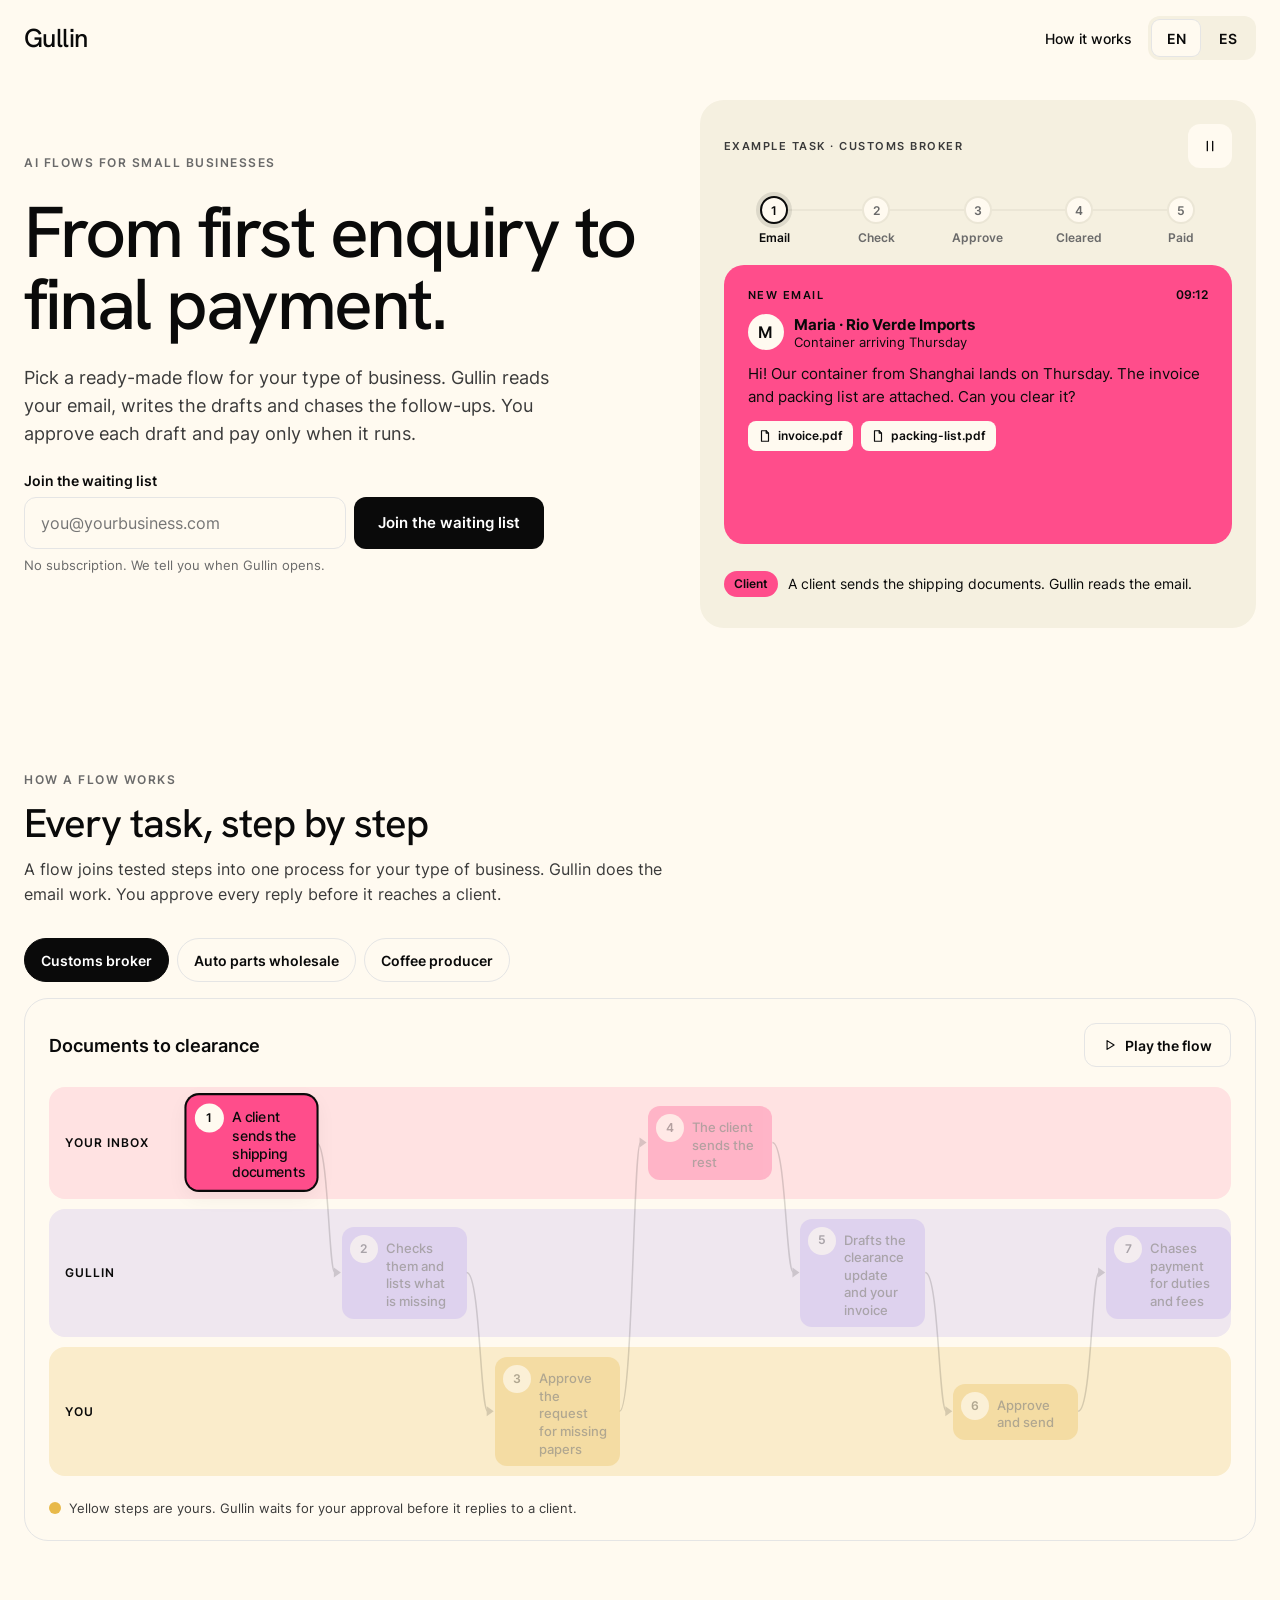
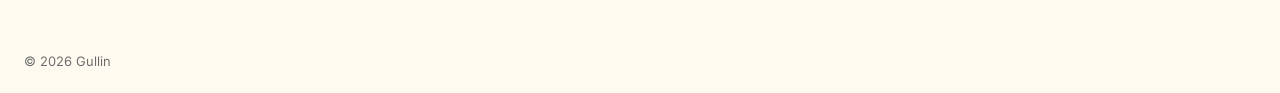
<file: index.html>
<!doctype html>
<html lang="en">
<head>
<meta charset="utf-8">
<meta name="viewport" content="width=device-width, initial-scale=1">
<title>Gullin: AI flows for small businesses</title>
<meta name="description" content="Pick a ready-made flow for your type of business. Gullin reads your email, writes the drafts and chases the follow-ups.">
<link rel="stylesheet" href="assets/css/fonts.css">
<link rel="stylesheet" href="assets/css/tokens.css">
<link rel="stylesheet" href="assets/css/clay-bundle.css">
<link rel="stylesheet" href="assets/css/site.css">
<script src="assets/js/site.js" defer></script>
<script src="assets/js/flow.js" defer></script>
</head>
<body>
<div class="page">

  <header class="wrap site-header">
    <a class="logo" href="#top">Gullin</a>
    <span class="spacer"></span>
    <a class="nav-link" href="#how" data-i18n="navHow">How it works</a>
    <div class="lang" role="radiogroup" aria-label="Language" data-i18n-attr="aria-label:langLabel">
      <button type="button" role="radio" aria-checked="true" data-lang="en">EN</button>
      <button type="button" role="radio" aria-checked="false" data-lang="es" tabindex="-1">ES</button>
    </div>
  </header>

  <main id="top">
    <section class="wrap hero">
      <div class="hero-copy">
        <span class="clay-eyebrow" data-i18n="eyebrow">AI flows for small businesses</span>
        <h1 class="clay-display-xl" data-i18n="title">From first enquiry to final payment.</h1>
        <p class="clay-body-md lede" data-i18n="sub">Pick a ready-made flow for your type of business. Gullin reads your email, writes the drafts and chases the follow-ups. You approve each draft and pay only when it runs.</p>

        <form class="waitlist" id="waitlist" novalidate>
          <label for="wl-email" data-i18n="label">Join the waiting list</label>
          <div class="row">
            <input id="wl-email" name="email" type="email" autocomplete="email" placeholder="you@yourbusiness.com" data-i18n-attr="placeholder:placeholder" aria-invalid="false" aria-describedby="wl-help">
            <button type="submit" data-i18n="button">Join the waiting list</button>
          </div>
          <input type="checkbox" name="botcheck" class="botcheck" tabindex="-1" autocomplete="off" aria-hidden="true">
          <span class="help" id="wl-help" data-i18n="note">No subscription. We tell you when Gullin opens.</span>
        </form>

        <div class="thanks" id="waitlist-thanks" role="status" hidden>
          <span class="tick" aria-hidden="true"><svg width="16" height="16" viewBox="0 0 24 24" fill="none" stroke="currentColor" stroke-width="3" stroke-linecap="round" stroke-linejoin="round"><path d="M5 12.5l4.5 4.5L19 7.5"></path></svg></span>
          <span class="text"><strong data-i18n="thanks">Thank you. You are on the list.</strong><span class="sub" data-i18n="thanksSub">We send you an email when Gullin opens.</span></span>
        </div>
      </div>

      <!-- Live example task: filled and driven by flow.js -->
      <section class="demo" id="demo" aria-labelledby="demo-title">
        <div class="demo-head">
          <span class="tag" id="demo-title" data-f="demoTag">Example task · Customs broker</span>
          <span class="spacer"></span>
          <button type="button" class="icon-btn" id="demo-toggle" aria-label="Pause">
            <svg class="i-pause" width="16" height="16" viewBox="0 0 24 24" fill="none" stroke="currentColor" stroke-width="2" stroke-linecap="round" aria-hidden="true"><path d="M8 5v14M16 5v14"></path></svg>
            <svg class="i-play" width="16" height="16" viewBox="0 0 24 24" fill="none" stroke="currentColor" stroke-width="2" stroke-linejoin="round" aria-hidden="true"><path d="M7 4.5v15l12-7.5z"></path></svg>
            <svg class="i-replay" width="16" height="16" viewBox="0 0 24 24" fill="none" stroke="currentColor" stroke-width="2" stroke-linecap="round" stroke-linejoin="round" aria-hidden="true"><path d="M4 12a8 8 0 1 0 2.4-5.7M4 4v4h4"></path></svg>
          </button>
        </div>

        <ol class="stepper" id="demo-steps"></ol>

        <div class="stage" id="demo-stage">
          <!-- 1 · email -->
          <article class="panel panel-email" data-step="0">
            <span class="panel-head"><span class="tag" data-f="s0tag">New email</span><span class="spacer"></span><span class="time">09:12</span></span>
            <span class="from"><span class="avatar" aria-hidden="true">M</span><span class="who"><strong>Maria · Rio Verde Imports</strong><span data-f="subject">Container arriving Thursday</span></span></span>
            <p class="panel-body" data-f="enquiry">Hi! Our container from Shanghai lands on Thursday. The invoice and packing list are attached. Can you clear it?</p>
            <span class="attachments">
              <span class="file"><svg width="14" height="14" viewBox="0 0 24 24" fill="none" stroke="currentColor" stroke-width="2" stroke-linecap="round" stroke-linejoin="round" aria-hidden="true"><path d="M14 3H6v18h12V7z"></path><path d="M14 3v4h4"></path></svg><span data-f="file1">invoice.pdf</span></span>
              <span class="file"><svg width="14" height="14" viewBox="0 0 24 24" fill="none" stroke="currentColor" stroke-width="2" stroke-linecap="round" stroke-linejoin="round" aria-hidden="true"><path d="M14 3H6v18h12V7z"></path><path d="M14 3v4h4"></path></svg><span data-f="file2">packing-list.pdf</span></span>
            </span>
          </article>

          <!-- 2 · Gullin writes -->
          <article class="panel panel-draft" data-step="1">
            <span class="panel-head"><svg width="16" height="16" viewBox="0 0 24 24" fill="none" stroke="currentColor" stroke-width="1.75" stroke-linejoin="round" aria-hidden="true"><path d="M12 3l1.8 5.2L19 10l-5.2 1.8L12 17l-1.8-5.2L5 10l5.2-1.8z"></path></svg><span class="tag" data-f="s1tag">Gullin writes</span></span>
            <strong class="panel-title" data-f="s1title">Request for the missing papers</strong>
            <p class="panel-body typing"><span id="demo-typed"></span><span class="caret" aria-hidden="true"></span></p>
          </article>

          <!-- 3 · you approve -->
          <article class="panel panel-approve" data-step="2">
            <span class="panel-head"><span class="tag" data-f="s2tag">You approve</span><span class="spacer"></span><span class="your-turn" data-f="yourTurn">Your turn</span></span>
            <strong class="panel-title" data-f="s2title">Send the request to Maria?</strong>
            <label class="sr-only" for="demo-draft" data-f="draftLabel">Draft reply</label>
            <textarea id="demo-draft" class="draft" rows="4" readonly></textarea>
            <span class="actions">
              <button type="button" class="btn btn-dark" id="demo-approve" data-f="approve">Approve</button>
              <button type="button" class="btn btn-line" id="demo-edit" data-f="edit">Edit</button>
            </span>
          </article>

          <!-- 4 · invoice -->
          <article class="panel panel-invoice" data-step="3">
            <span class="panel-head"><span class="tag" data-f="s3tag">Shipment cleared</span><span class="spacer"></span><span class="time">#0042</span></span>
            <span class="invoice-row"><span data-f="invoiceLine">Rio Verde Imports · Customs clearance</span><strong>$620</strong></span>
            <span class="invoice-meta" data-f="invoiceDue">Invoice due in 14 days</span>
            <span class="sent-line"><svg width="16" height="16" viewBox="0 0 24 24" fill="none" stroke="currentColor" stroke-width="2" stroke-linecap="round" stroke-linejoin="round" aria-hidden="true"><path d="M4 12l16-8-6 16-3-7z"></path></svg><span data-f="invoiceSent">Update and invoice sent to maria@rioverde.example</span></span>
          </article>

          <!-- 5 · paid -->
          <article class="panel panel-paid" data-step="4">
            <span class="paid-tick" aria-hidden="true"><svg width="22" height="22" viewBox="0 0 24 24" fill="none" stroke="currentColor" stroke-width="3" stroke-linecap="round" stroke-linejoin="round"><path d="M5 12.5l4.5 4.5L19 7.5"></path></svg></span>
            <span class="tag" data-f="s4tag">Invoice paid</span>
            <strong class="paid-amount">$620</strong>
            <span data-f="s4body">Rio Verde Imports paid. The shipment is done.</span>
          </article>
        </div>

        <p class="caption" id="demo-caption" aria-live="polite"><span class="actor" id="demo-actor"></span><span id="demo-caption-text"></span></p>
      </section>
    </section>

    <!-- How a flow works: swimlane diagram, filled by flow.js -->
    <section class="wrap how" id="how" aria-labelledby="how-title">
      <div class="how-intro">
        <span class="clay-eyebrow" data-i18n="howEyebrow">How a flow works</span>
        <h2 class="clay-display-md" id="how-title" data-i18n="howTitle">Every task, step by step</h2>
        <p class="clay-body-md" data-i18n="howSub">A flow joins tested steps into one process for your type of business. Gullin does the email work. You approve every reply before it reaches a client.</p>
      </div>

      <div class="tabs" role="tablist" id="flow-tabs" aria-label="Business type" data-i18n-attr="aria-label:tabsLabel"></div>

      <div class="flow-panel" role="tabpanel" id="flow-panel" tabindex="0">
        <div class="flow-head">
          <strong class="flow-name" id="flow-name"></strong>
          <span class="spacer"></span>
          <button type="button" class="btn btn-line" id="flow-play">
            <svg width="14" height="14" viewBox="0 0 24 24" fill="none" stroke="currentColor" stroke-width="2" stroke-linejoin="round" aria-hidden="true"><path d="M7 4.5v15l12-7.5z"></path></svg>
            <span data-i18n="playFlow">Play the flow</span>
          </button>
        </div>
        <div class="lanes-scroll">
          <div class="lanes" id="lanes">
            <svg class="links" id="links" aria-hidden="true"></svg>
          </div>
        </div>
        <p class="legend"><span class="legend-dot lane-you" aria-hidden="true"></span><span data-i18n="legend">Yellow steps are yours. Gullin waits for your approval before it replies to a client.</span></p>
      </div>
    </section>

  </main>

  <footer class="wrap site-footer">© 2026 Gullin</footer>
</div>
</body>
</html>
</file>
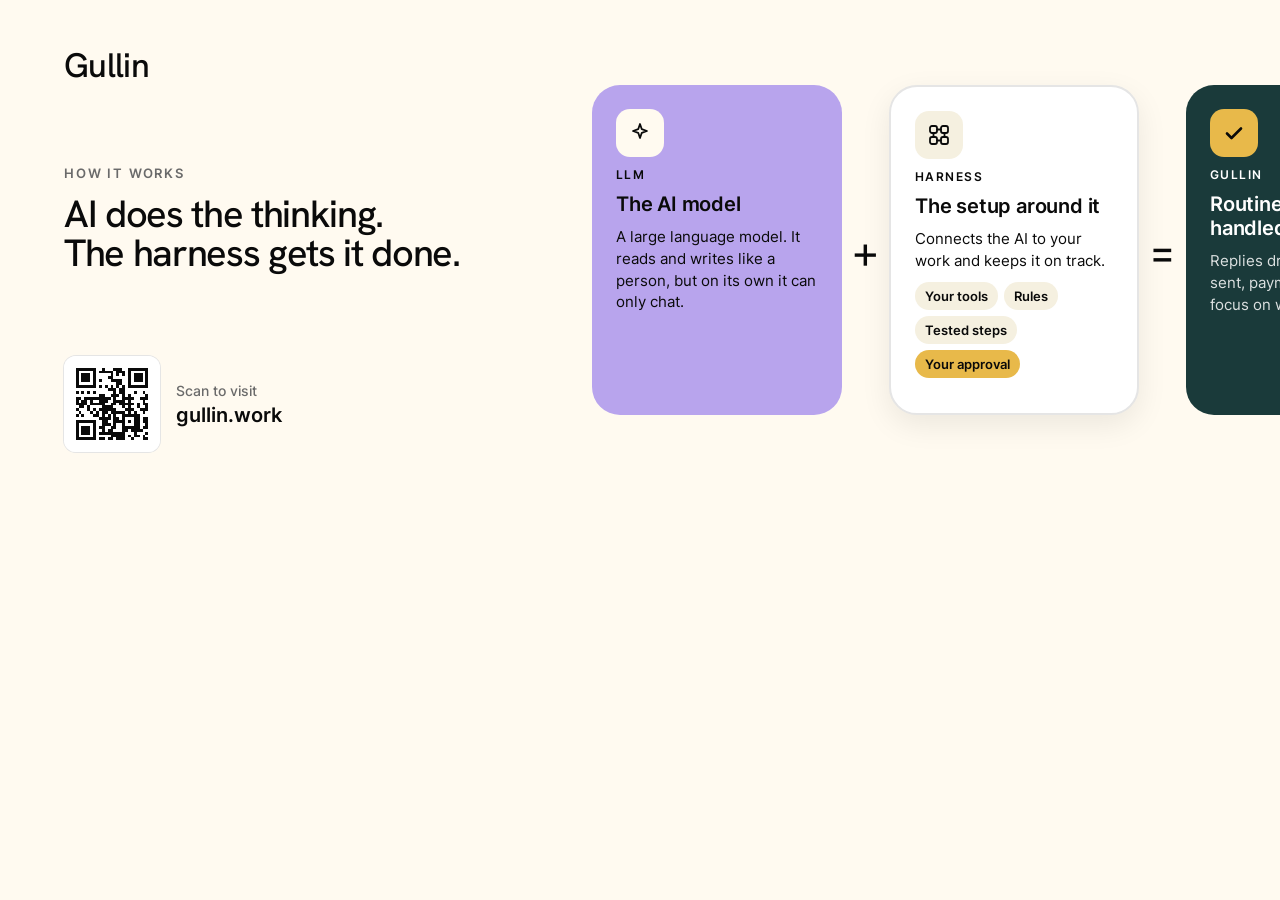
<file: marketing/banners/explainer.html>
<!doctype html>
<html lang="en">
<head>
<meta charset="utf-8">
<title>Gullin banner, LLM + harness explainer 1500×500</title>
<link rel="stylesheet" href="banner.css">
<style>
.banner{width:1500px;height:500px;padding:48px 64px;display:flex;align-items:center;gap:48px}
.copy{width:480px;height:100%;flex:none;display:flex;flex-direction:column;justify-content:space-between}
.wordmark{font-size:34px}
.eyebrow{display:block;margin-bottom:14px;font-size:13px;font-weight:600;letter-spacing:.14em;text-transform:uppercase;color:var(--clay-muted)}
.headline{font-size:38px;text-wrap:wrap}
html[lang="es"] .headline{font-size:35px}
.qr{width:96px;height:96px}
.qr-cap{font-size:14px}
.url{font-size:20px}

.eq{flex:1;display:flex;align-items:stretch;height:330px;justify-content:space-between}
.card{width:250px;padding:24px;gap:10px}
.tag{font-size:12px}
.icon{flex:none;display:grid;place-items:center;width:48px;height:48px;border-radius:14px;background:var(--clay-canvas);color:var(--clay-ink)}
.title{font-size:20px;font-weight:600;line-height:1.2;letter-spacing:-0.01em}
.body{margin:0;font-size:15px;line-height:1.45}
html[lang="es"] .body{font-size:14px}
.op{align-self:center;flex:none;font-family:var(--font-display);font-size:44px;font-weight:500;color:var(--clay-ink);width:40px;text-align:center}
.chips{display:flex;flex-wrap:wrap;gap:6px}
.pill{display:inline-flex;align-items:center;height:28px;padding:0 10px;border-radius:999px;background:var(--clay-surface-card);font-size:13px;font-weight:600}
.pill.you{background:var(--clay-ochre)}
.c-paid .icon{background:var(--clay-ochre)}
.c-paid .body{color:rgba(255,255,255,.85)}
</style>
</head>
<body>
<div class="banner">
  <div class="copy">
    <span class="wordmark">Gullin</span>
    <div>
      <span class="eyebrow" data-t="eyebrow">How it works</span>
      <h1 class="headline" data-t="headline">AI does the thinking.<br>The harness gets it done.</h1>
    </div>
    <div class="qr-row">
      <span class="qr"><img src="qr-gullin.svg" alt=""></span>
      <span class="qr-text"><span class="qr-cap" data-t="scan">Scan to visit</span><span class="url">gullin.work</span></span>
    </div>
  </div>

  <div class="eq">
    <div class="card c-draft">
      <span class="icon"><svg width="24" height="24" viewBox="0 0 24 24" fill="none" stroke="currentColor" stroke-width="1.8" stroke-linejoin="round"><path d="M12 3l1.8 5.2L19 10l-5.2 1.8L12 17l-1.8-5.2L5 10l5.2-1.8z"/></svg></span>
      <span class="tag">LLM</span>
      <span class="title" data-t="t1">The AI model</span>
      <p class="body" data-t="b1">A large language model. It reads and writes like a person, but on its own it can only chat.</p>
    </div>

    <span class="op">+</span>

    <div class="card c-approve">
      <span class="icon" style="background:var(--clay-surface-card)"><svg width="24" height="24" viewBox="0 0 24 24" fill="none" stroke="currentColor" stroke-width="1.8" stroke-linecap="round" stroke-linejoin="round"><rect x="3" y="3" width="7" height="7" rx="2"/><rect x="14" y="3" width="7" height="7" rx="2"/><rect x="3" y="14" width="7" height="7" rx="2"/><rect x="14" y="14" width="7" height="7" rx="2"/><path d="M10 6.5h4M6.5 10v4M17.5 10v4M10 17.5h4"/></svg></span>
      <span class="tag">Harness</span>
      <span class="title" data-t="t2">The setup around it</span>
      <p class="body" data-t="b2">Connects the AI to your work and keeps it on track.</p>
      <span class="chips"><span class="pill" data-t="p1">Your tools</span><span class="pill" data-t="p2">Rules</span><span class="pill" data-t="p3">Tested steps</span><span class="pill you" data-t="p4">Your approval</span></span>
    </div>

    <span class="op">=</span>

    <div class="card c-paid">
      <span class="icon"><svg width="24" height="24" viewBox="0 0 24 24" fill="none" stroke="currentColor" stroke-width="2.6" stroke-linecap="round" stroke-linejoin="round"><path d="M5 12.5l4.5 4.5L19 7.5"/></svg></span>
      <span class="tag">Gullin</span>
      <span class="title" data-t="t3">Routine work, handled</span>
      <p class="body" data-t="b3">Replies drafted, invoices sent, payments chased. You focus on what matters.</p>
    </div>
  </div>
</div>
<script>
window.BANNER_COPY = {
  en: {},
  es: {
    eyebrow: 'Cómo funciona',
    headline: 'La IA pone el razonamiento.<br>El harness hace el trabajo.',
    scan: 'Escanea para visitar',
    t1: 'El modelo de IA',
    b1: 'Un modelo de lenguaje grande. Lee y escribe como una persona, pero por sí solo solo puede conversar.',
    t2: 'Lo que la rodea',
    b2: 'Conecta la IA a tu trabajo y la mantiene en orden.',
    p1: 'Tus herramientas', p2: 'Reglas', p3: 'Pasos probados', p4: 'Tu aprobación',
    t3: 'Trabajo rutinario, resuelto',
    b3: 'Respuestas redactadas, facturas enviadas, cobros reclamados. Tú te centras en lo que importa.'
  }
};
</script>
<script src="banner-i18n.js"></script>
</body>
</html>
</file>
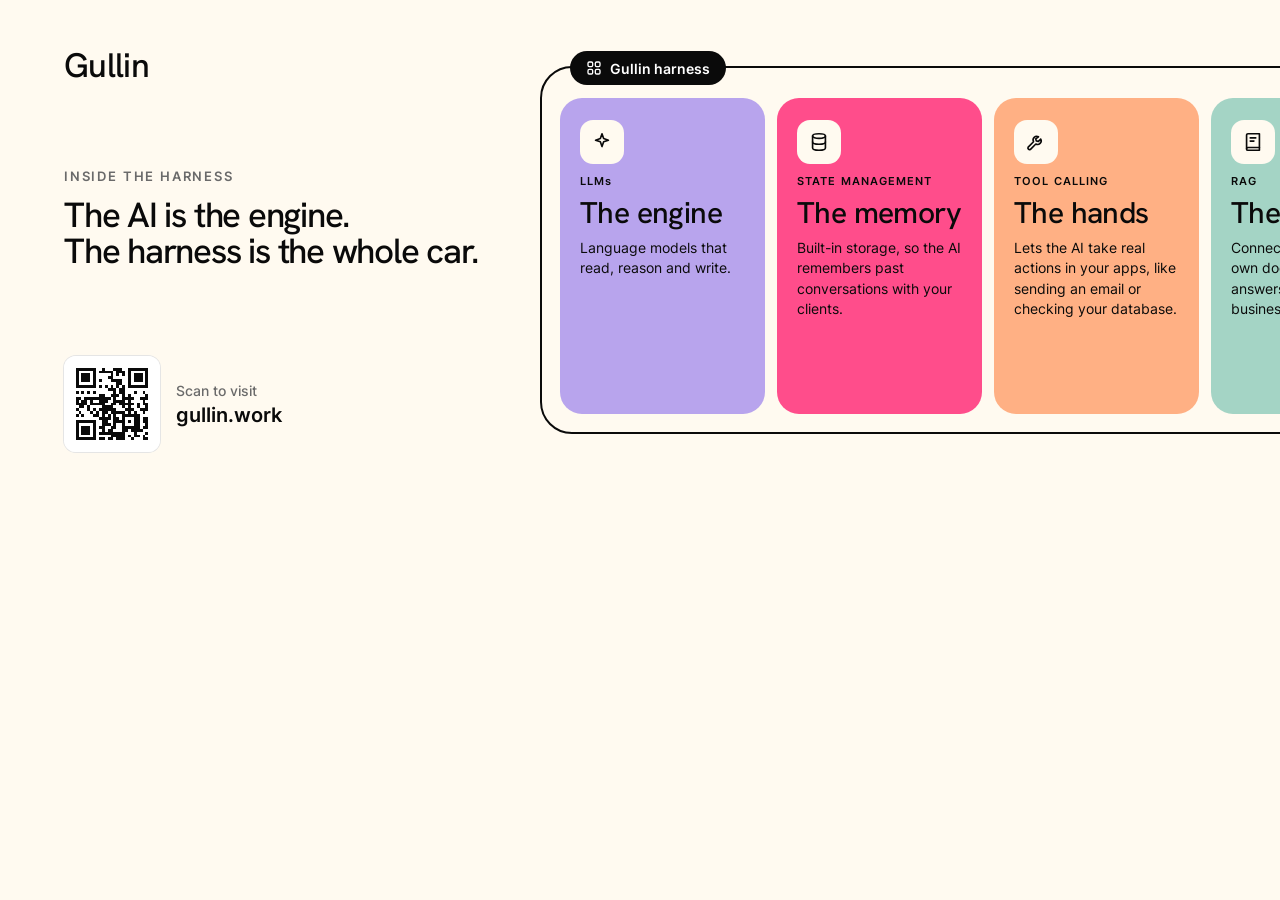
<file: marketing/banners/harness-parts.html>
<!doctype html>
<html lang="en">
<head>
<meta charset="utf-8">
<title>Gullin banner, the four parts of the harness 1500×500</title>
<link rel="stylesheet" href="banner.css">
<style>
.banner{width:1500px;height:500px;padding:48px 64px;display:flex;align-items:center;gap:36px}
.copy{width:440px;height:100%;flex:none;display:flex;flex-direction:column;justify-content:space-between}
.wordmark{font-size:34px}
.eyebrow{display:block;margin-bottom:14px;font-size:13px;font-weight:600;letter-spacing:.14em;text-transform:uppercase;color:var(--clay-muted)}
.headline{font-size:35px;text-wrap:wrap}
html[lang="es"] .headline{font-size:32px}
.qr{width:96px;height:96px}
.qr-cap{font-size:14px}
.url{font-size:20px}

/* The harness: one frame holding the four parts */
.harness{position:relative;flex:1;box-sizing:border-box;padding:30px 18px 18px;border:2px solid var(--clay-ink);border-radius:32px}
.harness-label{position:absolute;top:-17px;left:28px;display:inline-flex;align-items:center;gap:8px;height:34px;padding:0 16px;border-radius:999px;background:var(--clay-ink);color:#fff;font-size:14px;font-weight:600}
.parts{display:grid;grid-template-columns:repeat(4,1fr);gap:12px}
.card{min-height:316px;padding:22px 20px;gap:10px;border-radius:22px}
.icon{flex:none;display:grid;place-items:center;width:44px;height:44px;border-radius:13px;background:var(--clay-canvas);color:var(--clay-ink)}
.tag{font-size:11px;letter-spacing:.1em}
.title{font-family:var(--font-display);font-size:30px;font-weight:500;letter-spacing:-0.02em;line-height:1}
.body{margin:0;font-size:14px;line-height:1.45}
html[lang="es"] .body{font-size:13.5px}
.c-engine{background:var(--clay-lavender)}
.c-memory{background:var(--clay-pink)}
.c-hands{background:var(--clay-peach)}
.c-manual{background:var(--clay-mint)}
</style>
</head>
<body>
<div class="banner">
  <div class="copy">
    <span class="wordmark">Gullin</span>
    <div>
      <span class="eyebrow" data-t="eyebrow">Inside the harness</span>
      <h1 class="headline" data-t="headline">The AI is the engine.<br>The harness is the whole car.</h1>
    </div>
    <div class="qr-row">
      <span class="qr"><img src="qr-gullin.svg" alt=""></span>
      <span class="qr-text"><span class="qr-cap" data-t="scan">Scan to visit</span><span class="url">gullin.work</span></span>
    </div>
  </div>

  <div class="harness">
    <span class="harness-label">
      <svg width="16" height="16" viewBox="0 0 24 24" fill="none" stroke="currentColor" stroke-width="2" stroke-linecap="round" stroke-linejoin="round"><rect x="3" y="3" width="7" height="7" rx="2"/><rect x="14" y="3" width="7" height="7" rx="2"/><rect x="3" y="14" width="7" height="7" rx="2"/><rect x="14" y="14" width="7" height="7" rx="2"/></svg>
      <span data-t="harness">Gullin harness</span>
    </span>
    <div class="parts">
      <div class="card c-engine">
        <span class="icon"><svg width="22" height="22" viewBox="0 0 24 24" fill="none" stroke="currentColor" stroke-width="1.8" stroke-linejoin="round"><path d="M12 3l1.8 5.2L19 10l-5.2 1.8L12 17l-1.8-5.2L5 10l5.2-1.8z"/></svg></span>
        <span class="tag" style="text-transform:none">LLMs</span>
        <span class="title" data-t="t1">The engine</span>
        <p class="body" data-t="b1">Language models that read, reason and write.</p>
      </div>
      <div class="card c-memory">
        <span class="icon"><svg width="22" height="22" viewBox="0 0 24 24" fill="none" stroke="currentColor" stroke-width="1.8" stroke-linecap="round" stroke-linejoin="round"><ellipse cx="12" cy="5.5" rx="7" ry="2.5"/><path d="M5 5.5v13c0 1.4 3.1 2.5 7 2.5s7-1.1 7-2.5v-13"/><path d="M5 12c0 1.4 3.1 2.5 7 2.5s7-1.1 7-2.5"/></svg></span>
        <span class="tag">State management</span>
        <span class="title" data-t="t2">The memory</span>
        <p class="body" data-t="b2">Built-in storage, so the AI remembers past conversations with your clients.</p>
      </div>
      <div class="card c-hands">
        <span class="icon"><svg width="22" height="22" viewBox="0 0 24 24" fill="none" stroke="currentColor" stroke-width="1.8" stroke-linecap="round" stroke-linejoin="round"><path d="M14.7 6.3a4 4 0 0 0-5.4 5.4L3.5 17.5a1.8 1.8 0 0 0 2.5 2.5l5.8-5.8a4 4 0 0 0 5.4-5.4l-2.6 2.6-2.3-.6-.6-2.3z"/></svg></span>
        <span class="tag">Tool calling</span>
        <span class="title" data-t="t3">The hands</span>
        <p class="body" data-t="b3">Lets the AI take real actions in your apps, like sending an email or checking your database.</p>
      </div>
      <div class="card c-manual">
        <span class="icon"><svg width="22" height="22" viewBox="0 0 24 24" fill="none" stroke="currentColor" stroke-width="1.8" stroke-linecap="round" stroke-linejoin="round"><path d="M5 4.5A1.5 1.5 0 0 1 6.5 3H19v15H6.5A1.5 1.5 0 0 0 5 19.5z"/><path d="M5 19.5A1.5 1.5 0 0 0 6.5 21H19v-3"/><path d="M9 7.5h6M9 11h4"/></svg></span>
        <span class="tag">RAG</span>
        <span class="title" data-t="t4">The manual</span>
        <p class="body" data-t="b4">Connects the AI to your own documents, so its answers follow your business rules.</p>
      </div>
    </div>
  </div>
</div>
<script>
window.BANNER_COPY = {
  en: {},
  es: {
    eyebrow: 'Dentro del harness',
    headline: 'La IA es el motor.<br>El harness es el coche completo.',
    scan: 'Escanea para visitar',
    harness: 'Harness de Gullin',
    t1: 'El motor', b1: 'Modelos de lenguaje que leen, razonan y escriben.',
    t2: 'La memoria', b2: 'Almacenamiento integrado para que la IA recuerde conversaciones pasadas con tus clientes.',
    t3: 'Las manos', b3: 'Permite a la IA hacer acciones reales en tus aplicaciones, como enviar un correo o consultar tu base de datos.',
    t4: 'El manual', b4: 'Conecta la IA a tus propios documentos para que responda según tus reglas de negocio.'
  }
};
</script>
<script src="banner-i18n.js"></script>
</body>
</html>
</file>
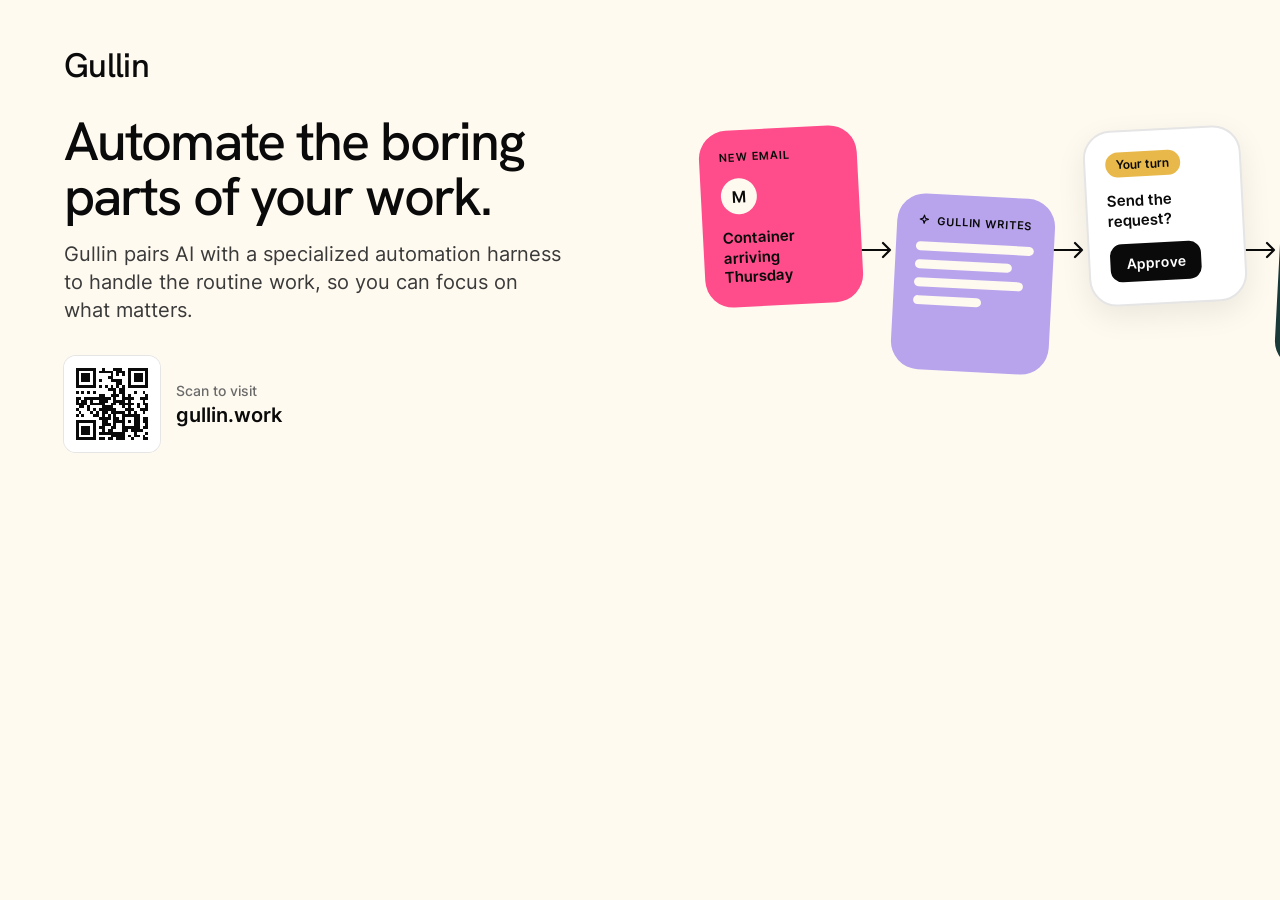
<file: marketing/banners/horizontal.html>
<!doctype html>
<html lang="en">
<head>
<meta charset="utf-8">
<title>Gullin banner, horizontal 1500×500</title>
<link rel="stylesheet" href="banner.css">
<style>
.banner{width:1500px;height:500px;padding:48px 64px;display:flex;align-items:center;gap:56px}
.copy{width:600px;height:100%;display:flex;flex-direction:column;justify-content:space-between}
.wordmark{font-size:34px}
.headline{font-size:54px}
html[lang="es"] .headline{font-size:50px}
.sub{margin-top:16px;font-size:20px;max-width:560px}
.qr{width:96px;height:96px}
.qr-cap{font-size:14px}
.url{font-size:20px}

.flow{flex:1;display:flex;align-items:center;justify-content:space-between}
.card{width:158px;min-height:176px;padding:20px;gap:14px}
.card.up{transform:translateY(-34px) rotate(-3deg)}
.card.down{transform:translateY(34px) rotate(3deg)}
.tag{font-size:11px;letter-spacing:.08em}
.avatar{width:36px;height:36px;font-size:16px}
.subject{font-size:15px;font-weight:600;line-height:1.3}
.lines{display:flex;flex-direction:column;gap:9px}
.line{height:9px}
.turn{align-self:flex-start;padding:5px 11px;font-size:12px}
.approve-q{font-size:15px;font-weight:600;line-height:1.3}
.chip{height:38px;padding:0 16px;font-size:14px;align-self:flex-start}
.tick{width:40px;height:40px}
.amount{font-family:var(--font-display);font-size:34px;font-weight:500;letter-spacing:-0.03em;line-height:1}
.arrow{width:34px;height:20px}
</style>
</head>
<body>
<div class="banner">
  <div class="copy">
    <span class="wordmark">Gullin</span>
    <div>
      <h1 class="headline" data-t="headline">Automate the boring<br>parts of your work.</h1>
      <p class="sub" data-t="sub">Gullin pairs AI with a specialized automation harness to handle the routine work, so you can focus on what matters.</p>
    </div>
    <div class="qr-row">
      <span class="qr"><img src="qr-gullin.svg" alt=""></span>
      <span class="qr-text"><span class="qr-cap" data-t="scan">Scan to visit</span><span class="url">gullin.work</span></span>
    </div>
  </div>

  <div class="flow">
    <div class="card c-email up">
      <span class="tag" data-t="newEmail">New email</span>
      <span class="avatar">M</span>
      <span class="subject" data-t="subject">Container arriving Thursday</span>
    </div>
    <svg class="arrow" viewBox="0 0 34 20" fill="none" stroke="currentColor" stroke-width="2.2" stroke-linecap="round" stroke-linejoin="round"><path d="M2 10h28M23 3l7 7-7 7"/></svg>
    <div class="card c-draft down">
      <span class="tag" style="display:flex;align-items:center;gap:6px"><svg width="14" height="14" viewBox="0 0 24 24" fill="none" stroke="currentColor" stroke-width="2" stroke-linejoin="round"><path d="M12 3l1.8 5.2L19 10l-5.2 1.8L12 17l-1.8-5.2L5 10l5.2-1.8z"/></svg><span data-t="writes">Gullin writes</span></span>
      <span class="lines"><span class="line" style="width:100%"></span><span class="line" style="width:82%"></span><span class="line" style="width:92%"></span><span class="line" style="width:58%"></span></span>
    </div>
    <svg class="arrow" viewBox="0 0 34 20" fill="none" stroke="currentColor" stroke-width="2.2" stroke-linecap="round" stroke-linejoin="round"><path d="M2 10h28M23 3l7 7-7 7"/></svg>
    <div class="card c-approve up">
      <span class="turn" data-t="turn">Your turn</span>
      <span class="approve-q" data-t="question">Send the request?</span>
      <span class="chip chip-dark" data-t="approve">Approve</span>
    </div>
    <svg class="arrow" viewBox="0 0 34 20" fill="none" stroke="currentColor" stroke-width="2.2" stroke-linecap="round" stroke-linejoin="round"><path d="M2 10h28M23 3l7 7-7 7"/></svg>
    <div class="card c-paid down">
      <span class="tick"><svg width="20" height="20" viewBox="0 0 24 24" fill="none" stroke="currentColor" stroke-width="3" stroke-linecap="round" stroke-linejoin="round"><path d="M5 12.5l4.5 4.5L19 7.5"/></svg></span>
      <span class="tag" data-t="paid">Paid</span>
      <span class="amount">$620</span>
    </div>
  </div>
</div>
<script>
window.BANNER_COPY = {
  en: {},
  es: {
    headline: 'Automatiza lo aburrido<br>de tu trabajo.',
    sub: 'Gullin combina IA con un harness de automatización especializado para hacer el trabajo rutinario, y tú te centras en lo que importa.',
    scan: 'Escanea para visitar',
    newEmail: 'Correo nuevo', subject: 'El contenedor llega el jueves',
    writes: 'Gullin escribe',
    turn: 'Te toca', question: '¿Enviar la petición?', approve: 'Aprobar',
    paid: 'Cobrado'
  }
};
</script>
<script src="banner-i18n.js"></script>
</body>
</html>
</file>
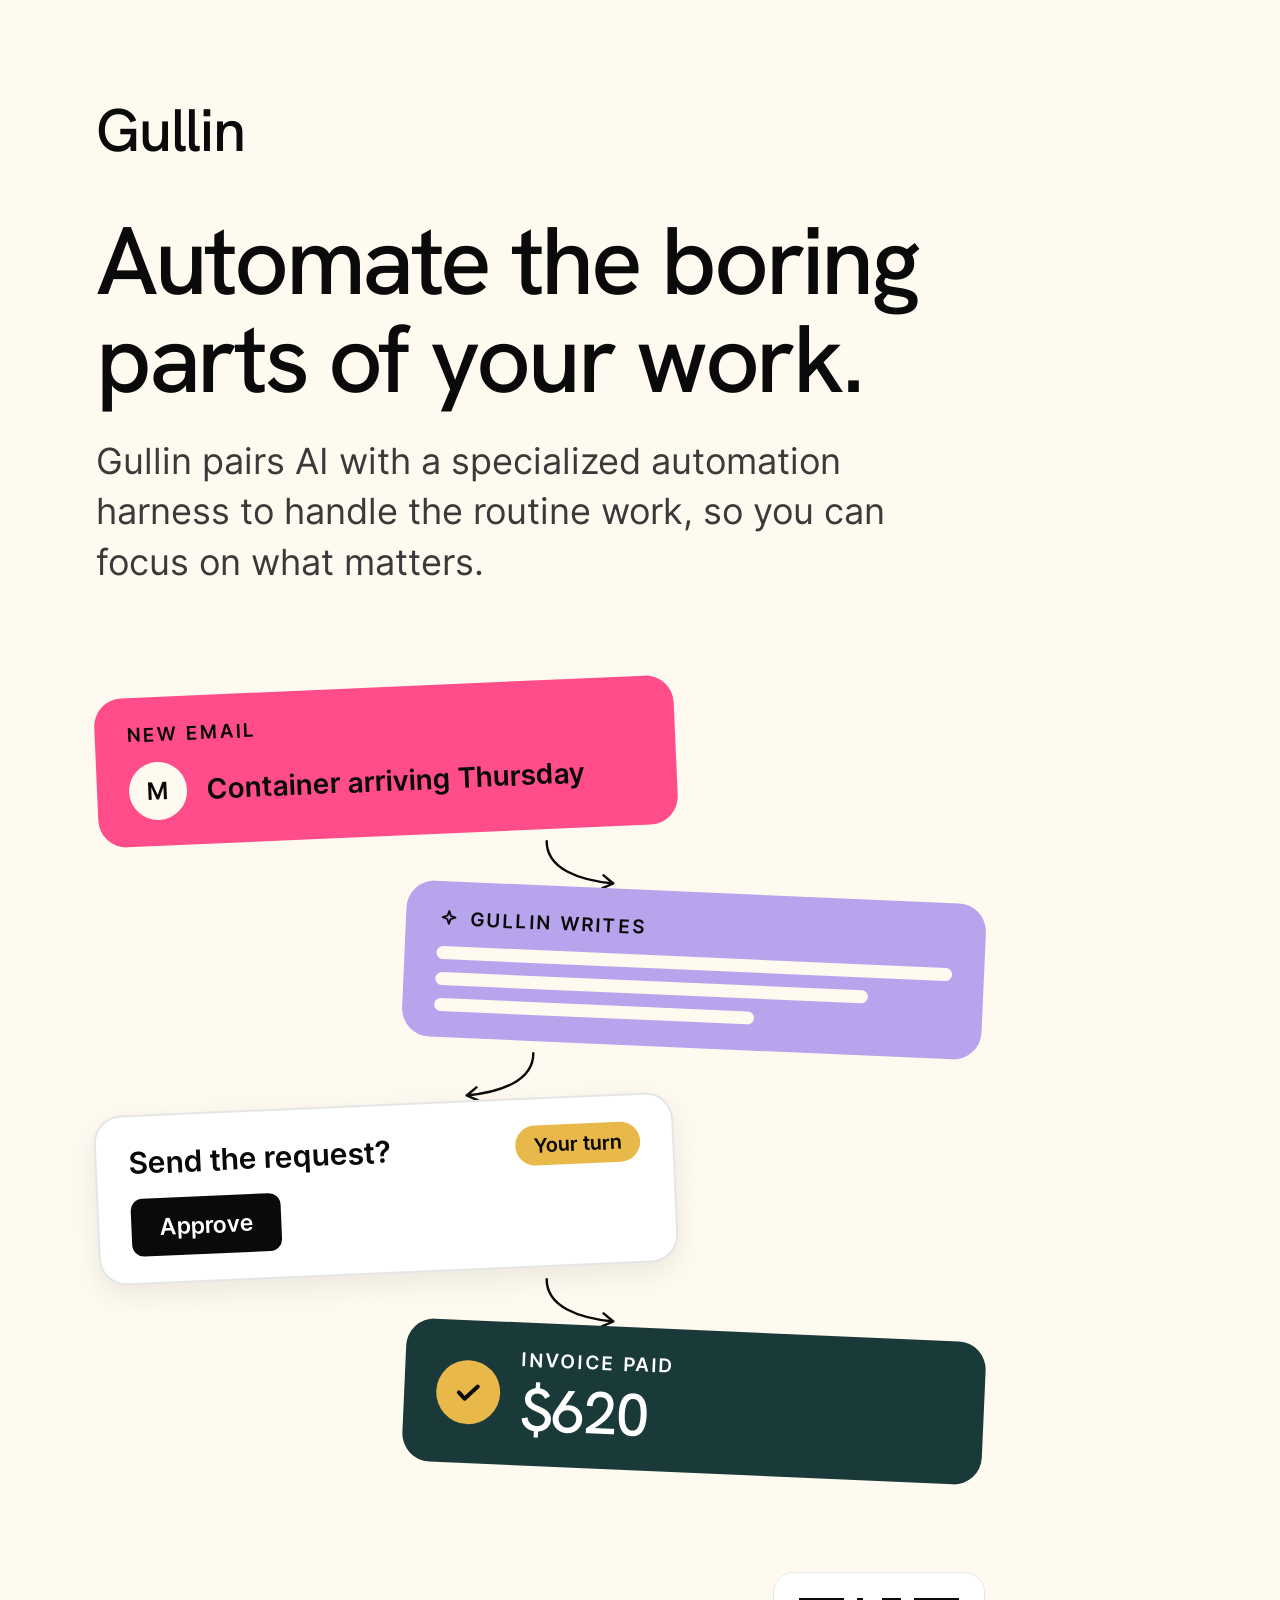
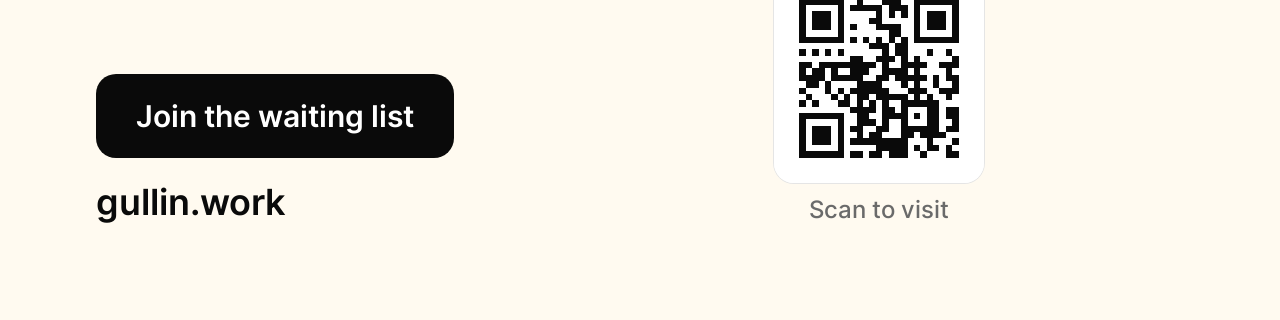
<file: marketing/banners/vertical.html>
<!doctype html>
<html lang="en">
<head>
<meta charset="utf-8">
<title>Gullin banner, vertical 1080×1920</title>
<link rel="stylesheet" href="banner.css">
<style>
.banner{width:1080px;height:1920px;padding:100px 96px 96px;display:flex;flex-direction:column;justify-content:space-between}
.wordmark{font-size:60px}
.headline{margin-top:52px;font-size:96px}
html[lang="es"] .headline{font-size:88px}
.sub{margin-top:28px;font-size:36px;max-width:860px}

.flow{display:flex;flex-direction:column}
.card{width:580px;padding:26px 32px;gap:16px}
.card.left{align-self:flex-start;transform:rotate(-2.5deg)}
.card.right{align-self:flex-end;transform:rotate(2.5deg)}
.tag{font-size:19px}
.row{display:flex;align-items:center;gap:20px}
.avatar{width:58px;height:58px;font-size:24px}
.subject{font-size:28px;font-weight:600}
.lines{display:flex;flex-direction:column;gap:13px}
.line{height:13px}
.turn{padding:8px 18px;font-size:20px}
.approve-q{font-size:30px;font-weight:600}
.chip{height:58px;padding:0 28px;font-size:23px}
.tick{width:64px;height:64px}
.amount{font-family:var(--font-display);font-size:60px;font-weight:500;letter-spacing:-0.03em;line-height:1}
.arrow{width:96px;height:52px;margin:2px 0}
.arrow.to-right{align-self:center;transform:translateX(40px)}
.arrow.to-left{align-self:center;transform:translateX(-40px) scaleX(-1)}

.foot{display:flex;align-items:flex-end;justify-content:space-between;gap:32px}
.foot-left{display:flex;flex-direction:column;gap:22px}
.join{display:inline-flex;align-items:center;align-self:flex-start;height:84px;padding:0 40px;border-radius:20px;background:var(--clay-ink);color:#fff;font-size:30px;font-weight:600}
.url{font-size:36px}
.qr-cap{font-size:24px}
.qr-block{display:flex;flex-direction:column;align-items:center;gap:12px}
.qr{width:210px;height:210px;border-radius:20px}
</style>
</head>
<body>
<div class="banner">
  <div>
    <span class="wordmark">Gullin</span>
    <h1 class="headline" data-t="headline">Automate the boring<br>parts of your work.</h1>
    <p class="sub" data-t="sub">Gullin pairs AI with a specialized automation harness to handle the routine work, so you can focus on what matters.</p>
  </div>

  <div class="flow">
    <div class="card c-email left">
      <span class="tag" data-t="newEmail">New email</span>
      <span class="row"><span class="avatar">M</span><span class="subject" data-t="subject">Container arriving Thursday</span></span>
    </div>
    <svg class="arrow to-right" viewBox="0 0 110 64" fill="none" stroke="currentColor" stroke-width="3" stroke-linecap="round" stroke-linejoin="round"><path d="M14 4c0 34 40 48 82 52M84 46l12 10-14 6"/></svg>
    <div class="card c-draft right">
      <span class="tag row" style="gap:10px"><svg width="22" height="22" viewBox="0 0 24 24" fill="none" stroke="currentColor" stroke-width="2" stroke-linejoin="round"><path d="M12 3l1.8 5.2L19 10l-5.2 1.8L12 17l-1.8-5.2L5 10l5.2-1.8z"/></svg><span data-t="writes">Gullin writes</span></span>
      <span class="lines"><span class="line" style="width:100%"></span><span class="line" style="width:84%"></span><span class="line" style="width:62%"></span></span>
    </div>
    <svg class="arrow to-left" viewBox="0 0 110 64" fill="none" stroke="currentColor" stroke-width="3" stroke-linecap="round" stroke-linejoin="round"><path d="M14 4c0 34 40 48 82 52M84 46l12 10-14 6"/></svg>
    <div class="card c-approve left">
      <span class="row" style="justify-content:space-between"><span class="approve-q" data-t="question">Send the request?</span><span class="turn" data-t="turn">Your turn</span></span>
      <span class="chip chip-dark" style="align-self:flex-start" data-t="approve">Approve</span>
    </div>
    <svg class="arrow to-right" viewBox="0 0 110 64" fill="none" stroke="currentColor" stroke-width="3" stroke-linecap="round" stroke-linejoin="round"><path d="M14 4c0 34 40 48 82 52M84 46l12 10-14 6"/></svg>
    <div class="card c-paid right">
      <span class="row"><span class="tick"><svg width="32" height="32" viewBox="0 0 24 24" fill="none" stroke="currentColor" stroke-width="3" stroke-linecap="round" stroke-linejoin="round"><path d="M5 12.5l4.5 4.5L19 7.5"/></svg></span><span style="display:flex;flex-direction:column;gap:8px"><span class="tag" data-t="paid">Invoice paid</span><span class="amount">$620</span></span></span>
    </div>
  </div>

  <div class="foot">
    <div class="foot-left">
      <span class="join" data-t="join">Join the waiting list</span>
      <span class="url">gullin.work</span>
    </div>
    <div class="qr-block">
      <span class="qr"><img src="qr-gullin.svg" alt=""></span>
      <span class="qr-cap" data-t="scan">Scan to visit</span>
    </div>
  </div>
</div>
<script>
window.BANNER_COPY = {
  en: {},
  es: {
    headline: 'Automatiza lo aburrido<br>de tu trabajo.',
    sub: 'Gullin combina IA con un harness de automatización especializado para hacer el trabajo rutinario, y tú te centras en lo que importa.',
    newEmail: 'Correo nuevo', subject: 'El contenedor llega el jueves',
    writes: 'Gullin escribe',
    question: '¿Enviar la petición?', turn: 'Te toca', approve: 'Aprobar',
    paid: 'Factura cobrada',
    join: 'Únete a la lista de espera',
    scan: 'Escanea para visitar'
  }
};
</script>
<script src="banner-i18n.js"></script>
</body>
</html>
</file>
<file: assets/css/fonts.css>
@font-face{font-family:'Inter';font-weight:400;font-style:normal;font-display:block;src:url(../fonts/inter-latin-400-normal.woff2) format('woff2');}
@font-face{font-family:'Inter';font-weight:500;font-style:normal;font-display:block;src:url(../fonts/inter-latin-500-normal.woff2) format('woff2');}
@font-face{font-family:'Inter';font-weight:600;font-style:normal;font-display:block;src:url(../fonts/inter-latin-600-normal.woff2) format('woff2');}
@font-face{font-family:'Inter';font-weight:700;font-style:normal;font-display:block;src:url(../fonts/inter-latin-700-normal.woff2) format('woff2');}
@font-face{font-family:'Hanken Grotesk';font-weight:400;font-style:normal;font-display:block;src:url(../fonts/hanken-grotesk-latin-400-normal.woff2) format('woff2');}
@font-face{font-family:'Hanken Grotesk';font-weight:500;font-style:normal;font-display:block;src:url(../fonts/hanken-grotesk-latin-500-normal.woff2) format('woff2');}
@font-face{font-family:'Hanken Grotesk';font-weight:600;font-style:normal;font-display:block;src:url(../fonts/hanken-grotesk-latin-600-normal.woff2) format('woff2');}
@font-face{font-family:'Hanken Grotesk';font-weight:700;font-style:normal;font-display:block;src:url(../fonts/hanken-grotesk-latin-700-normal.woff2) format('woff2');}
</file>
<file: assets/css/tokens.css>
/* Clay Design System — generated from tokens.json */
:root, [data-theme="light"] {
  --clay-primary: #0a0a0a;
  --clay-primary-active: #1f1f1f;
  --clay-primary-disabled: #e5e5e5;
  --clay-ink: #0a0a0a;
  --clay-body-strong: #1a1a1a;
  --clay-body: #3a3a3a;
  --clay-muted: #6a6a6a;
  --clay-muted-soft: #9a9a9a;
  --clay-hairline: #e5e5e5;
  --clay-hairline-soft: #f0f0f0;
  --clay-canvas: #fffaf0;
  --clay-surface-soft: #faf5e8;
  --clay-surface-card: #f5f0e0;
  --clay-surface-strong: #ebe6d6;
  --clay-surface-dark: #0a1a1a;
  --clay-surface-dark-elevated: #1a2a2a;
  --clay-on-primary: #ffffff;
  --clay-on-dark: #ffffff;
  --clay-on-dark-soft: #a0a0a0;
  --clay-pink: #ff4d8b;
  --clay-teal: #1a3a3a;
  --clay-lavender: #b8a4ed;
  --clay-peach: #ffb084;
  --clay-ochre: #e8b94a;
  --clay-mint: #a4d4c5;
  --clay-coral: #ff6b5a;
  --clay-success: #22c55e;
  --clay-warning: #f59e0b;
  --clay-error: #ef4444;
  --surface-page: var(--clay-canvas);
  --surface-soft: var(--clay-surface-soft);
  --surface-card: var(--clay-surface-card);
  --surface-strong: var(--clay-surface-strong);
  --surface-dark: var(--clay-surface-dark);
  --text-heading: var(--clay-ink);
  --text-body: var(--clay-body);
  --text-body-strong: var(--clay-body-strong);
  --text-muted: var(--clay-muted);
  --text-caption: var(--clay-muted-soft);
  --text-on-primary: var(--clay-on-primary);
  --text-on-dark: var(--clay-on-dark);
  --border-hairline: var(--clay-hairline);
  --border-focus: var(--clay-ink);
  --action-primary: var(--clay-primary);
  --action-primary-active: var(--clay-primary-active);
  --action-disabled: var(--clay-primary-disabled);
  --shadow-none: none;
  --shadow-hover: 0 6px 20px rgba(10,10,10,0.06);
}
:root {
  --space-xxs: 4px;
  --space-xs: 8px;
  --space-sm: 12px;
  --space-md: 16px;
  --space-lg: 24px;
  --space-xl: 32px;
  --space-xxl: 48px;
  --space-section: 96px;
  --radius-xs: 6px;
  --radius-sm: 8px;
  --radius-md: 12px;
  --radius-lg: 16px;
  --radius-xl: 24px;
  --radius-pill: 9999px;
  --radius-full: 9999px;
  --container-max: 1280px;
  --nav-height: 64px;
  --control-height: 44px;
  --font-display: "Hanken Grotesk", "Inter", -apple-system, BlinkMacSystemFont, "Segoe UI", sans-serif;
  --font-body: "Inter", -apple-system, BlinkMacSystemFont, "Segoe UI", Roboto, sans-serif;
}
.clay-display-xl { font-family: var(--font-display); font-size: 72px; line-height: 1; font-weight: 500; letter-spacing: -2.5px; }
.clay-display-lg { font-family: var(--font-display); font-size: 56px; line-height: 1.05; font-weight: 500; letter-spacing: -2px; }
.clay-display-md { font-family: var(--font-display); font-size: 40px; line-height: 1.1; font-weight: 500; letter-spacing: -1px; }
.clay-display-sm { font-family: var(--font-display); font-size: 32px; line-height: 1.15; font-weight: 500; letter-spacing: -0.5px; }
.clay-title-lg { font-family: var(--font-body); font-size: 24px; line-height: 1.3; font-weight: 600; letter-spacing: -0.3px; }
.clay-title-md { font-family: var(--font-body); font-size: 18px; line-height: 1.4; font-weight: 600; }
.clay-title-sm { font-family: var(--font-body); font-size: 16px; line-height: 1.4; font-weight: 600; }
.clay-body-md { font-family: var(--font-body); font-size: 16px; line-height: 1.55; font-weight: 400; }
.clay-body-sm { font-family: var(--font-body); font-size: 14px; line-height: 1.55; font-weight: 400; }
.clay-caption { font-family: var(--font-body); font-size: 13px; line-height: 1.4; font-weight: 500; }
.clay-eyebrow { font-family: var(--font-body); font-size: 12px; line-height: 1.4; font-weight: 600; letter-spacing: 1.5px; }
.clay-button { font-family: var(--font-body); font-size: 14px; font-weight: 600; }
.clay-nav-link { font-family: var(--font-body); font-size: 14px; font-weight: 500; }
</file>
<file: assets/css/clay-bundle.css>
/* Display: Hanken Grotesk (replaces Clay's licensed Plain Black). Body: Inter. */

/* Values tokens.json does not declare under these names (the type scale as variables, a composite border). */
:root{
--border-hairline-1:1px solid var(--clay-hairline);

--type-display-xl-size:72px;--type-display-xl-lh:1;--type-display-xl-ls:-2.5px;
--type-display-lg-size:56px;--type-display-lg-lh:1.05;--type-display-lg-ls:-2px;
--type-display-md-size:40px;--type-display-md-lh:1.1;--type-display-md-ls:-1px;
--type-display-sm-size:32px;--type-display-sm-lh:1.15;--type-display-sm-ls:-0.5px;
--type-display-weight:500;
--type-title-lg-size:24px;--type-title-lg-lh:1.3;--type-title-lg-ls:-0.3px;
--type-title-md-size:18px;--type-title-md-lh:1.4;
--type-title-sm-size:16px;--type-title-sm-lh:1.4;
--type-title-weight:600;
--type-body-md-size:16px;--type-body-sm-size:14px;--type-body-lh:1.55;
--type-caption-size:13px;--type-caption-weight:500;--type-caption-lh:1.4;
--type-eyebrow-size:12px;--type-eyebrow-weight:600;--type-eyebrow-ls:1.5px;
--type-button-size:14px;--type-button-weight:600;
--type-nav-size:14px;--type-nav-weight:500;
}

/* Type style classes: size, line height, weight and tracking come from tokens.css; these add the rest. */
.clay-display-xl,.clay-display-lg,.clay-display-md,.clay-display-sm{color:var(--text-heading)}
.clay-body-md,.clay-body-sm{color:var(--text-body)}
.clay-eyebrow{text-transform:uppercase}

a{color:var(--clay-ink);text-decoration:underline;text-underline-offset:3px}
a:hover{color:var(--clay-body)}
</file>
<file: assets/css/site.css>
/* Gullin waiting-list page. Colors, type and spacing come from tokens.css and clay-bundle.css. */
body{margin:0;background:var(--clay-canvas);color:var(--clay-ink);font-family:var(--font-body)}
button,input,textarea{font:inherit;color:inherit}
[hidden]{display:none !important}
.sr-only{position:absolute;width:1px;height:1px;padding:0;margin:-1px;overflow:hidden;clip:rect(0,0,0,0);white-space:nowrap;border:0}
.spacer{flex:1 1 0}
:focus-visible{outline:2px solid var(--border-focus);outline-offset:2px}

.page{min-height:100vh;box-sizing:border-box;display:flex;flex-direction:column}
.page main{flex:1 1 auto}
.wrap{max-width:var(--container-max);width:100%;margin:0 auto;padding-left:var(--space-lg);padding-right:var(--space-lg);box-sizing:border-box}

/* Shared bits */
.tag{font-size:11px;font-weight:600;letter-spacing:1.5px;text-transform:uppercase}
.time{font-size:12px;font-weight:600}
.btn{display:inline-flex;align-items:center;justify-content:center;gap:var(--space-xs);height:44px;padding:0 18px;box-sizing:border-box;border-radius:var(--radius-md);border:0;font-size:14px;font-weight:600;text-decoration:none;cursor:pointer;white-space:nowrap}
.btn-dark{background:var(--clay-primary);color:var(--clay-on-primary)}
.btn-dark:hover{background:var(--clay-primary-active);color:var(--clay-on-primary)}
.btn-line{background:var(--clay-canvas);border:1px solid var(--clay-hairline);color:var(--clay-ink)}
.btn-line:hover{background:var(--clay-surface-soft)}
.btn:disabled{cursor:default;opacity:.6}
.btn-lg{height:52px;padding:0 var(--space-lg);font-size:15px}

/* Header */
.site-header{padding-top:var(--space-md);padding-bottom:var(--space-md);display:flex;align-items:center;gap:var(--space-md)}
.logo{font-family:var(--font-display);font-size:26px;font-weight:500;letter-spacing:-0.6px;text-decoration:none;color:var(--clay-ink)}
.nav-link{display:inline-flex;align-items:center;min-height:44px;font-size:14px;font-weight:500;text-decoration:none}
.lang{display:flex;gap:var(--space-xxs);padding:var(--space-xxs);border-radius:var(--radius-md);background:var(--clay-surface-card)}
.lang button{min-width:48px;height:36px;padding:0 var(--space-sm);border-radius:var(--radius-sm);border:0;font-size:14px;font-weight:600;cursor:pointer;background:transparent}
.lang button[aria-checked="true"]{background:var(--clay-canvas);box-shadow:0 0 0 1px var(--clay-hairline)}

/* Hero */
.hero{padding-top:var(--space-lg);padding-bottom:var(--space-xxl);display:flex;flex-wrap:wrap;align-items:center;gap:var(--space-xxl)}
.hero-copy{flex:6 1 440px;display:flex;flex-direction:column;gap:var(--space-lg)}
.hero-copy .clay-eyebrow{color:var(--clay-muted)}
.hero-copy h1{margin:0}
.hero-copy .lede{margin:0;max-width:540px;font-size:18px}

/* Waiting-list form */
.waitlist{display:flex;flex-direction:column;gap:var(--space-xs);max-width:520px;scroll-margin:120px}
.waitlist label{font-size:14px;font-weight:600}
.waitlist .row{display:flex;flex-wrap:wrap;gap:var(--space-xs)}
.waitlist input[type="email"]{flex:1 1 240px;min-width:0;height:52px;padding:0 var(--space-md);box-sizing:border-box;border-radius:var(--radius-md);border:1px solid var(--clay-hairline);background:var(--clay-canvas);font-size:16px;outline:none}
.waitlist input[type="email"]:focus{border-color:var(--border-focus)}
.waitlist input[aria-invalid="true"]{border-color:var(--clay-error)}
.waitlist button{height:52px;padding:0 var(--space-lg);border-radius:var(--radius-md);border:0;background:var(--clay-primary);color:var(--clay-on-primary);font-size:15px;font-weight:600;cursor:pointer}
.waitlist button:active{background:var(--clay-primary-active)}
.waitlist button:disabled{cursor:progress;background:var(--clay-primary-active)}
.waitlist .botcheck{display:none}
.waitlist .help{font-size:13px;color:var(--clay-muted)}
.waitlist .help.is-error{color:var(--clay-ink)}

.thanks{display:flex;align-items:center;gap:var(--space-sm);max-width:520px;padding:var(--space-md) 20px;box-sizing:border-box;border-radius:var(--radius-lg);background:var(--clay-surface-card);scroll-margin:120px}
.thanks .tick{display:grid;place-items:center;flex:none;width:32px;height:32px;border-radius:var(--radius-full);background:var(--clay-success)}
.thanks .text{display:flex;flex-direction:column}
.thanks strong{font-size:16px;font-weight:600}
.thanks .sub{font-size:14px;color:var(--clay-body)}

/* ---------- Example task ---------- */
.demo{flex:5 1 400px;min-width:0;box-sizing:border-box;padding:var(--space-lg);border-radius:var(--radius-xl);background:var(--clay-surface-card);display:flex;flex-direction:column;gap:20px}
.demo-head{display:flex;align-items:center;gap:var(--space-xs)}
.demo-head .tag{color:var(--clay-body)}
.icon-btn{display:grid;place-items:center;flex:none;width:44px;height:44px;border-radius:var(--radius-md);border:0;background:var(--clay-canvas);cursor:pointer}
.icon-btn:hover{background:var(--clay-surface-soft)}
.icon-btn svg{display:none}
.icon-btn[data-mode="pause"] .i-pause,.icon-btn[data-mode="play"] .i-play,.icon-btn[data-mode="replay"] .i-replay{display:block}

/* Stepper: five dots on a track that fills as the task moves on */
.stepper{--progress:0%;list-style:none;margin:0;padding:0;display:grid;grid-template-columns:repeat(5,1fr);position:relative}
.stepper::before,.stepper::after{content:"";position:absolute;top:21px;left:10%;height:2px;border-radius:2px}
.stepper::before{right:10%;background:var(--clay-surface-strong)}
.stepper::after{width:calc(var(--progress) * .8);background:var(--clay-ink);transition:width .5s ease}
.step{position:relative;z-index:1;width:100%;min-height:44px;padding:0;border:0;background:none;display:flex;flex-direction:column;align-items:center;gap:6px;cursor:pointer;border-radius:var(--radius-sm)}
.step-dot{display:grid;place-items:center;width:28px;height:28px;margin-top:8px;box-sizing:border-box;border-radius:var(--radius-full);border:2px solid var(--clay-surface-strong);background:var(--clay-canvas);font-size:12px;font-weight:600;color:var(--clay-muted);transition:background .3s,border-color .3s,color .3s,box-shadow .3s}
.step-label{font-size:12px;font-weight:600;color:var(--clay-muted)}
.step.is-done .step-dot{background:var(--clay-ink);border-color:var(--clay-ink);color:var(--clay-on-primary)}
.step.is-active .step-dot{border-color:var(--clay-ink);color:var(--clay-ink);box-shadow:0 0 0 4px rgba(10,10,10,.1)}
.step.is-done .step-label,.step.is-active .step-label{color:var(--clay-ink)}

/* Stage: the panels sit on top of each other; only the current one shows */
.stage{display:grid}
.panel{grid-area:1/1;align-self:stretch;box-sizing:border-box;padding:22px 24px;border-radius:20px;display:flex;flex-direction:column;gap:var(--space-sm);opacity:0;visibility:hidden;transform:translateY(10px);transition:opacity .35s ease,transform .35s ease,visibility 0s linear .35s}
.panel.is-shown{opacity:1;visibility:visible;transform:none;transition:opacity .35s ease,transform .35s ease}
.panel-head{display:flex;align-items:center;gap:var(--space-xs)}
.panel-title{font-size:16px;font-weight:600}
.panel-body{margin:0;font-size:15px;line-height:1.55}

.panel-email{background:var(--clay-pink)}
.from{display:flex;align-items:center;gap:10px}
.avatar{display:grid;place-items:center;flex:none;width:36px;height:36px;border-radius:var(--radius-full);background:var(--clay-canvas);font-weight:600}
.who{display:flex;flex-direction:column;font-size:13px}
.who strong{font-size:15px}

.attachments{display:flex;flex-wrap:wrap;gap:var(--space-xs)}
.file{display:inline-flex;align-items:center;gap:6px;height:30px;padding:0 10px;border-radius:var(--radius-sm);background:var(--clay-canvas);font-size:12px;font-weight:600}

.panel-draft{background:var(--clay-lavender)}
.typing{min-height:6.2em}
.caret{display:inline-block;width:2px;height:1.1em;margin-left:1px;background:var(--clay-ink);vertical-align:text-bottom;animation:gl-blink 1s steps(1) infinite}
.typing.is-done .caret{display:none}

.panel-approve{background:var(--clay-canvas);border:1px solid var(--clay-hairline);box-shadow:var(--shadow-hover)}
.panel-approve .tag{color:var(--clay-muted)}
.your-turn{padding:4px 10px;border-radius:var(--radius-pill);background:var(--clay-ochre);font-size:12px;font-weight:600}
.draft{width:100%;box-sizing:border-box;min-height:104px;padding:var(--space-sm);border-radius:var(--radius-md);border:1px solid var(--clay-hairline);background:var(--clay-surface-soft);font-size:14px;line-height:1.5;resize:vertical}
.draft[readonly]{resize:none}
.draft:not([readonly]){background:var(--clay-canvas);border-color:var(--clay-ink)}
.actions{display:flex;flex-wrap:wrap;gap:var(--space-xs)}
.panel-approve.is-shown #demo-approve{animation:gl-ring 1.8s ease-out infinite}

.panel-invoice{background:var(--clay-peach)}
.invoice-row{display:flex;align-items:baseline;justify-content:space-between;gap:var(--space-md);font-size:15px}
.invoice-row strong{font-family:var(--font-display);font-size:28px;font-weight:500;letter-spacing:-0.5px}
.invoice-meta{font-size:13px}
.sent-line{display:flex;align-items:center;gap:var(--space-xs);padding-top:var(--space-sm);border-top:1px solid rgba(10,10,10,.15);font-size:13px;font-weight:500}

.panel-paid{background:var(--clay-teal);color:var(--clay-on-dark);align-items:flex-start}
.paid-tick{display:grid;place-items:center;width:48px;height:48px;border-radius:var(--radius-full);background:var(--clay-ochre);color:var(--clay-ink)}
.paid-amount{font-family:var(--font-display);font-size:40px;font-weight:500;letter-spacing:-1px;line-height:1}

.caption{display:flex;align-items:center;gap:10px;margin:0;font-size:14px;line-height:1.45;min-height:40px}
.actor{flex:none;padding:4px 10px;border-radius:var(--radius-pill);font-size:12px;font-weight:600}
.actor-client{background:var(--clay-pink)}
.actor-gullin{background:var(--clay-lavender)}
.actor-you{background:var(--clay-ochre)}

/* ---------- How a flow works ---------- */
.how{padding-top:var(--space-section);padding-bottom:var(--space-section);scroll-margin-top:var(--space-md)}
.how-intro{display:flex;flex-direction:column;gap:var(--space-sm);max-width:680px}
.how-intro .clay-eyebrow{color:var(--clay-muted)}
.how-intro h2,.how-intro p{margin:0}

.tabs{display:flex;flex-wrap:wrap;gap:var(--space-xs);margin:var(--space-xl) 0 var(--space-md)}
.tab{height:44px;padding:0 var(--space-md);border-radius:var(--radius-pill);border:1px solid var(--clay-hairline);background:var(--clay-canvas);font-size:14px;font-weight:600;cursor:pointer}
.tab:hover{background:var(--clay-surface-soft)}
.tab[aria-selected="true"]{background:var(--clay-ink);border-color:var(--clay-ink);color:var(--clay-on-primary)}

.flow-panel{display:flex;flex-direction:column;gap:20px;padding:var(--space-lg);border-radius:var(--radius-xl);border:1px solid var(--clay-hairline)}
.flow-head{display:flex;flex-wrap:wrap;align-items:center;gap:var(--space-sm)}
.flow-name{font-size:18px;font-weight:600}
.lanes-scroll{overflow-x:auto;padding-bottom:4px}

/* Swimlanes: one row per actor, one column per step */
.lanes{--vertical:0;--label:112px;position:relative;display:grid;grid-template-columns:var(--label) repeat(var(--cols),minmax(118px,1fr));grid-template-rows:repeat(3,minmax(92px,auto));column-gap:28px;row-gap:10px;min-width:calc(var(--label) + var(--cols) * 146px)}
.lane{grid-column:1 / -1;grid-row:var(--row);display:flex;align-items:center;padding-left:var(--space-md);border-radius:var(--radius-lg)}
.lane-inbox{background:color-mix(in srgb,var(--clay-pink) 14%,var(--clay-canvas))}
.lane-gullin{background:color-mix(in srgb,var(--clay-lavender) 22%,var(--clay-canvas))}
.lane-you{background:color-mix(in srgb,var(--clay-ochre) 22%,var(--clay-canvas))}
.lane-label{max-width:calc(var(--label) - 24px);font-size:12px;font-weight:600;letter-spacing:1px;text-transform:uppercase}
.nodes{display:contents;list-style:none}
.node{position:relative;z-index:2;grid-column:calc(var(--col) + 1);grid-row:var(--row);align-self:center;margin:10px 0;display:flex;align-items:flex-start;gap:var(--space-xs);padding:var(--space-xs) var(--space-sm) var(--space-xs) var(--space-xs);border-radius:var(--radius-md);font-size:13px;line-height:1.35;font-weight:500;transition:opacity .35s ease,transform .35s ease,box-shadow .35s ease}
.node-inbox{background:var(--clay-pink)}
.node-gullin{background:var(--clay-lavender)}
.node-you{background:var(--clay-ochre)}
.node-num{display:grid;place-items:center;flex:none;width:28px;height:28px;border-radius:var(--radius-full);background:var(--clay-canvas);font-size:12px;font-weight:600}
.node-body{display:flex;flex-direction:column;gap:2px;padding-top:5px}
.node-lane{display:none;font-size:11px;font-weight:600;letter-spacing:1px;text-transform:uppercase}
.node.is-dim{opacity:.3}
.node.is-active{transform:scale(1.04);box-shadow:0 0 0 2px var(--clay-ink),var(--shadow-hover)}
.links{position:absolute;left:0;top:0;z-index:1;pointer-events:none;overflow:visible}
.link{transition:opacity .35s ease}
.link.is-dim{opacity:.15}
.link-line{fill:none;stroke:var(--clay-ink);stroke-width:1.5}
.link-head{fill:var(--clay-ink)}

.legend{display:flex;align-items:center;gap:var(--space-xs);margin:0;font-size:13px;color:var(--clay-body)}
.legend-dot{flex:none;width:12px;height:12px;border-radius:var(--radius-full)}
.legend-dot.lane-you{background:var(--clay-ochre)}

/* Footer */
.site-footer{padding-top:var(--space-md);padding-bottom:var(--space-lg);font-size:13px;color:var(--clay-muted)}

/* Motion */
@keyframes gl-blink{50%{opacity:0}}
@keyframes gl-ring{0%{box-shadow:0 0 0 0 rgba(10,10,10,.35)}70%,100%{box-shadow:0 0 0 10px rgba(10,10,10,0)}}
@media (prefers-reduced-motion: reduce){
  .panel,.panel.is-shown,.node,.link,.stepper::after,.step-dot{transition:none}
  .caret,.panel-approve.is-shown #demo-approve{animation:none}
}

/* Narrow screens: the diagram turns into a top-to-bottom list */
@media (max-width: 760px){
  .lanes{--vertical:1;grid-template-columns:1fr;grid-template-rows:none;row-gap:26px;min-width:0}
  .lane{display:none}
  .node{grid-column:1;grid-row:var(--col);margin:0;align-self:stretch}
  .node.is-active{transform:none}
  .node-lane{display:block}
  .node-body{padding-top:0}
}

/* Phone width */
@media (max-width: 600px){
  .wrap{padding-left:var(--space-md);padding-right:var(--space-md)}
  .site-header{gap:var(--space-sm)}
  .hero-copy,.demo{flex-basis:100%}
  .hero-copy h1{font-size:48px;letter-spacing:-1.5px}
  .demo{padding:var(--space-md)}
  .step-label{font-size:11px}
  .panel{padding:var(--space-md) 18px}
  .flow-panel{padding:var(--space-md)}
}
</file>
<file: marketing/banners/banner.css>
/* Shared styles for the Gullin banners. Uses the site's tokens and fonts. */
@import url("../../assets/css/fonts.css");
@import url("../../assets/css/tokens.css");

html,body{margin:0;padding:0}
body{background:var(--clay-canvas);color:var(--clay-ink);font-family:var(--font-body);-webkit-font-smoothing:antialiased}
.banner{position:relative;box-sizing:border-box;overflow:hidden;background:var(--clay-canvas)}

.wordmark{font-family:var(--font-display);font-weight:500;letter-spacing:-0.02em;line-height:1}
.headline{margin:0;font-family:var(--font-display);font-weight:500;line-height:1.02;letter-spacing:-0.035em;text-wrap:balance}
.sub{margin:0;color:var(--clay-body);line-height:1.4;text-wrap:pretty}
.url{font-weight:600}

/* Flow cards */
.card{position:relative;box-sizing:border-box;border-radius:28px;display:flex;flex-direction:column;flex:none}
.tag{font-weight:600;letter-spacing:.12em;text-transform:uppercase;white-space:nowrap}
.c-email{background:var(--clay-pink)}
.c-draft{background:var(--clay-lavender)}
.c-approve{background:#fff;border:2px solid var(--clay-hairline);box-shadow:0 10px 30px rgba(10,10,10,.08)}
.c-paid{background:var(--clay-teal);color:var(--clay-on-dark)}
.avatar{display:grid;place-items:center;flex:none;border-radius:50%;background:var(--clay-canvas);font-weight:600}
.line{display:block;border-radius:999px;background:var(--clay-canvas)}
.chip{display:inline-flex;align-items:center;border-radius:12px;font-weight:600}
.chip-dark{background:var(--clay-ink);color:#fff}
.tick{display:grid;place-items:center;flex:none;border-radius:50%;background:var(--clay-ochre);color:var(--clay-ink)}
.turn{border-radius:999px;background:var(--clay-ochre);font-weight:600}
.arrow{flex:none;color:var(--clay-ink)}

/* Soft blobs in the background, in the brand palette */
.blob{position:absolute;border-radius:50%;filter:blur(2px)}

/* QR code to www.gullin.work: the SVG carries its own white quiet zone */
.qr-row{display:flex;align-items:center;gap:16px}
.qr{flex:none;display:block;border-radius:12px;overflow:hidden;background:#fff;box-shadow:0 0 0 1px var(--clay-hairline)}
.qr img{display:block;width:100%;height:100%;image-rendering:pixelated}
.qr-text{display:flex;flex-direction:column;gap:4px}
.qr-cap{color:var(--clay-muted);font-weight:500}
</file>
